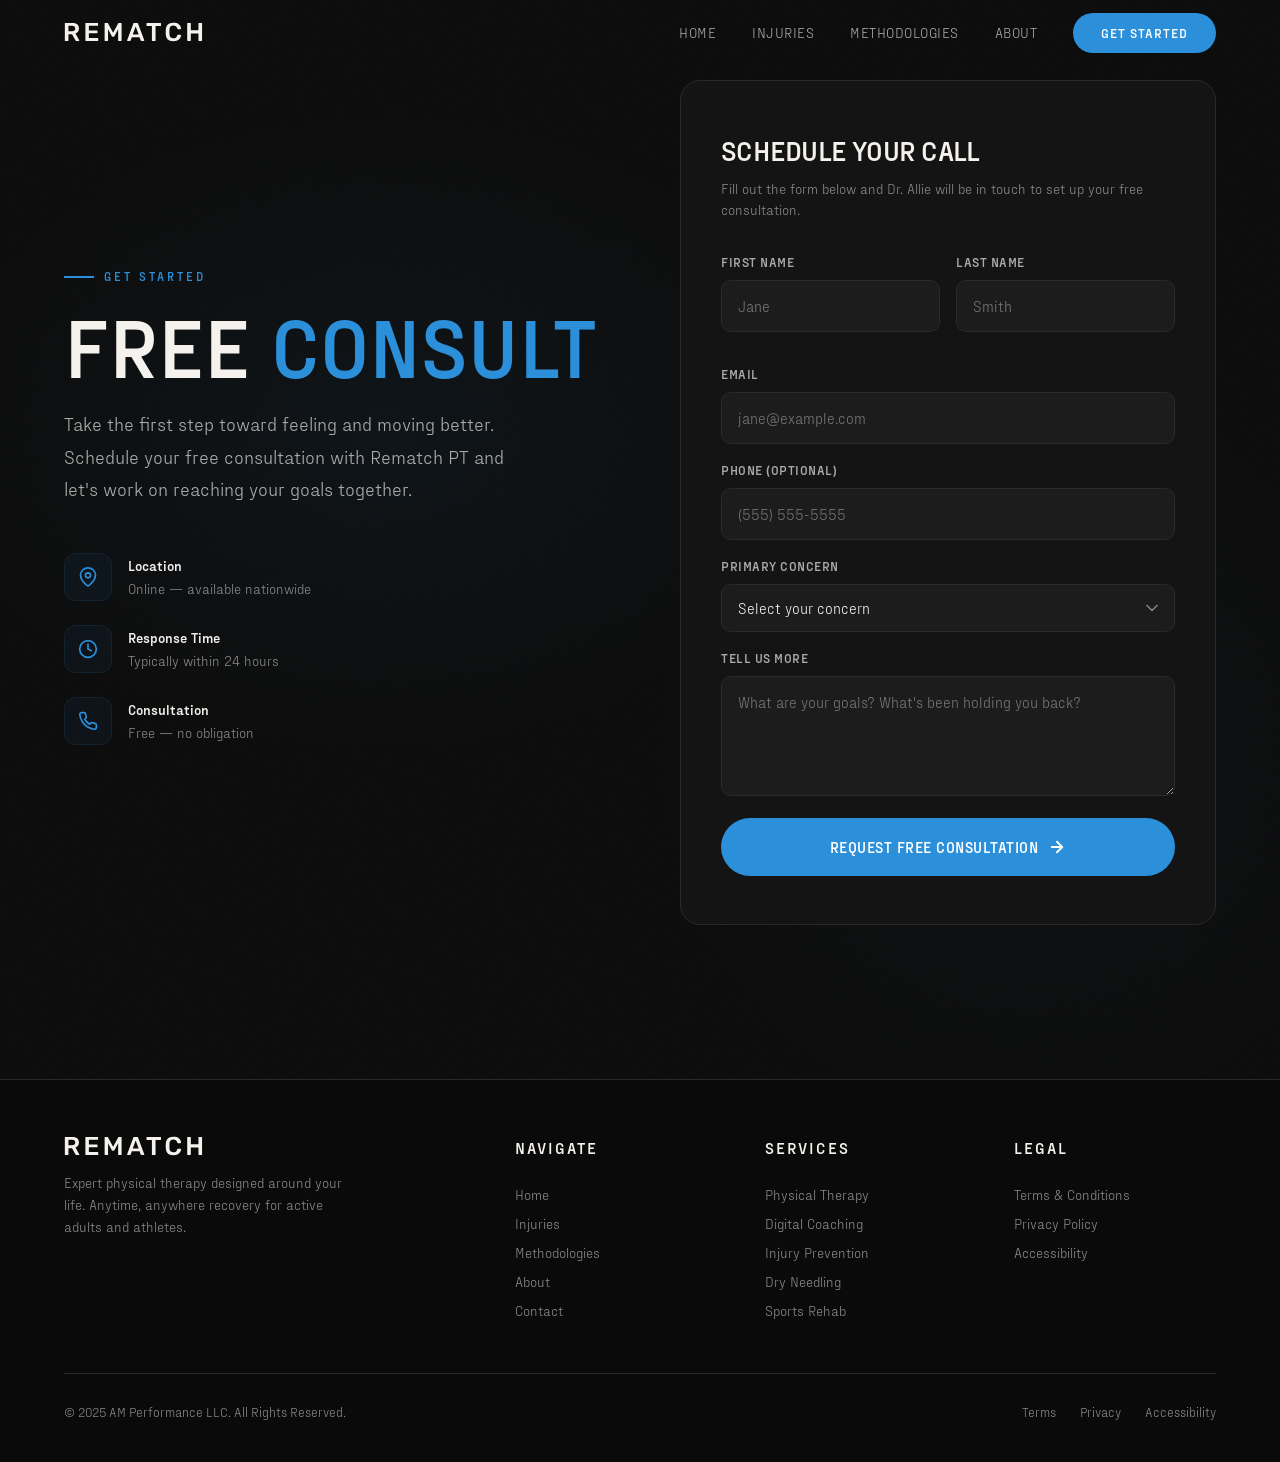
<file: contact.html>
<!DOCTYPE html>
<html lang="en">
<head>
<meta charset="UTF-8">
<meta name="viewport" content="width=device-width, initial-scale=1.0">
<title>Contact — Rematch Physical Therapy</title>
<link rel="icon" type="image/svg+xml" href="images/favicon.svg">
<link rel="stylesheet" href="styles.css">
</head>
<body>

<nav id="mainNav">
  <div class="container">
    <a href="index.html" class="logo"><img src="images/Rematch-logo-cream.svg" alt="Rematch PT" class="logo-img"></a>
    <ul class="nav-links" id="navLinks">
      <li><a href="index.html">Home</a></li>
      <li><a href="injuries.html">Injuries</a></li>
      <li><a href="methodologies.html">Methodologies</a></li>
      <li><a href="about.html">About</a></li>
      <li><a href="contact.html" class="nav-cta">Get Started</a></li>
    </ul>
    <button class="mobile-toggle" id="mobileToggle" aria-label="Toggle menu"><span></span><span></span><span></span></button>
  </div>
</nav>

<!-- ═══ CONTACT ═══ -->
<section class="contact-hero">
  <div class="contact-hero-bg"></div>
  <div class="noise-overlay"></div>
  <div class="container">
    <div class="contact-layout">
      <div class="contact-info">
        <div class="section-eyebrow">Get Started</div>
        <h1>FREE <em>CONSULT</em></h1>
        <p>Take the first step toward feeling and moving better. Schedule your free consultation with Rematch PT and let's work on reaching your goals together.</p>
        <div class="contact-details">
          <div class="contact-detail">
            <div class="contact-detail-icon">
              <svg viewBox="0 0 24 24" fill="none" stroke="currentColor" stroke-width="2" stroke-linecap="round" stroke-linejoin="round"><path d="M21 10c0 7-9 13-9 13s-9-6-9-13a9 9 0 0 1 18 0z"/><circle cx="12" cy="10" r="3"/></svg>
            </div>
            <div class="contact-detail-text">
              <h4>Location</h4>
              <p>Online — available nationwide</p>
            </div>
          </div>
          <div class="contact-detail">
            <div class="contact-detail-icon">
              <svg viewBox="0 0 24 24" fill="none" stroke="currentColor" stroke-width="2" stroke-linecap="round" stroke-linejoin="round"><circle cx="12" cy="12" r="10"/><path d="M12 6v6l4 2"/></svg>
            </div>
            <div class="contact-detail-text">
              <h4>Response Time</h4>
              <p>Typically within 24 hours</p>
            </div>
          </div>
          <div class="contact-detail">
            <div class="contact-detail-icon">
              <svg viewBox="0 0 24 24" fill="none" stroke="currentColor" stroke-width="2" stroke-linecap="round" stroke-linejoin="round"><path d="M22 16.92v3a2 2 0 0 1-2.18 2 19.79 19.79 0 0 1-8.63-3.07 19.5 19.5 0 0 1-6-6 19.79 19.79 0 0 1-3.07-8.67A2 2 0 0 1 4.11 2h3a2 2 0 0 1 2 1.72 12.84 12.84 0 0 0 .7 2.81 2 2 0 0 1-.45 2.11L8.09 9.91a16 16 0 0 0 6 6l1.27-1.27a2 2 0 0 1 2.11-.45 12.84 12.84 0 0 0 2.81.7A2 2 0 0 1 22 16.92z"/></svg>
            </div>
            <div class="contact-detail-text">
              <h4>Consultation</h4>
              <p>Free — no obligation</p>
            </div>
          </div>
        </div>
      </div>

      <div class="contact-form-wrap">
        <h2>SCHEDULE YOUR CALL</h2>
        <p>Fill out the form below and Dr. Allie will be in touch to set up your free consultation.</p>
        <div>
          <div class="form-row">
            <div class="form-group">
              <label for="firstName">First Name</label>
              <input type="text" id="firstName" placeholder="Jane">
            </div>
            <div class="form-group">
              <label for="lastName">Last Name</label>
              <input type="text" id="lastName" placeholder="Smith">
            </div>
          </div>
          <div class="form-group">
            <label for="email">Email</label>
            <input type="email" id="email" placeholder="jane@example.com">
          </div>
          <div class="form-group">
            <label for="phone">Phone (optional)</label>
            <input type="tel" id="phone" placeholder="(555) 555-5555">
          </div>
          <div class="form-group">
            <label for="concern">Primary Concern</label>
            <select id="concern">
              <option value="" disabled selected>Select your concern</option>
              <option>Hip pain</option>
              <option>Knee pain</option>
              <option>Ankle pain</option>
              <option>Shoulder pain</option>
              <option>Back pain</option>
              <option>Foot pain</option>
              <option>Sports performance</option>
              <option>Injury prevention</option>
              <option>Other</option>
            </select>
          </div>
          <div class="form-group">
            <label for="message">Tell us more</label>
            <textarea id="message" placeholder="What are your goals? What's been holding you back?"></textarea>
          </div>
          <button class="btn-primary btn-full">
            Request Free Consultation
            <svg width="18" height="18" viewBox="0 0 24 24" fill="none" stroke="currentColor" stroke-width="2.5" stroke-linecap="round" stroke-linejoin="round"><path d="M5 12h14M12 5l7 7-7 7"/></svg>
          </button>
        </div>
      </div>
    </div>
  </div>
</section>

<footer>
  <div class="container">
    <div class="footer-grid">
    <div class="footer-brand"><a href="index.html" class="logo"><img src="images/Rematch-logo-cream.svg" alt="Rematch PT" class="logo-img"></a><p>Expert physical therapy designed around your life. Anytime, anywhere recovery for active adults and athletes.</p></div>
    <div class="footer-col"><h5>NAVIGATE</h5><a href="index.html">Home</a><a href="injuries.html">Injuries</a><a href="methodologies.html">Methodologies</a><a href="about.html">About</a><a href="contact.html">Contact</a></div>
      <div class="footer-col"><h5>SERVICES</h5><a href="/injuries">Physical Therapy</a><a href="/injuries">Digital Coaching</a><a href="/injuries">Injury Prevention</a><a href="/injuries">Dry Needling</a><a href="/injuries">Sports Rehab</a></div>
      <div class="footer-col"><h5>LEGAL</h5><a href="/terms">Terms & Conditions</a><a href="/privacy">Privacy Policy</a><a href="/accessibility">Accessibility</a></div>
    </div>
    <div class="footer-bottom"><span>&copy; 2025 AM Performance LLC. All Rights Reserved.</span><div class="footer-legal"><a href="/terms">Terms</a><a href="/privacy">Privacy</a><a href="/accessibility">Accessibility</a></div></div>
  </div>
</footer>

<script>
const nav = document.getElementById('mainNav');
window.addEventListener('scroll', () => { nav.classList.toggle('scrolled', window.scrollY > 40); });
document.getElementById('mobileToggle').addEventListener('click', () => { document.getElementById('navLinks').classList.toggle('open'); });
</script>
</body>
</html>
</file>
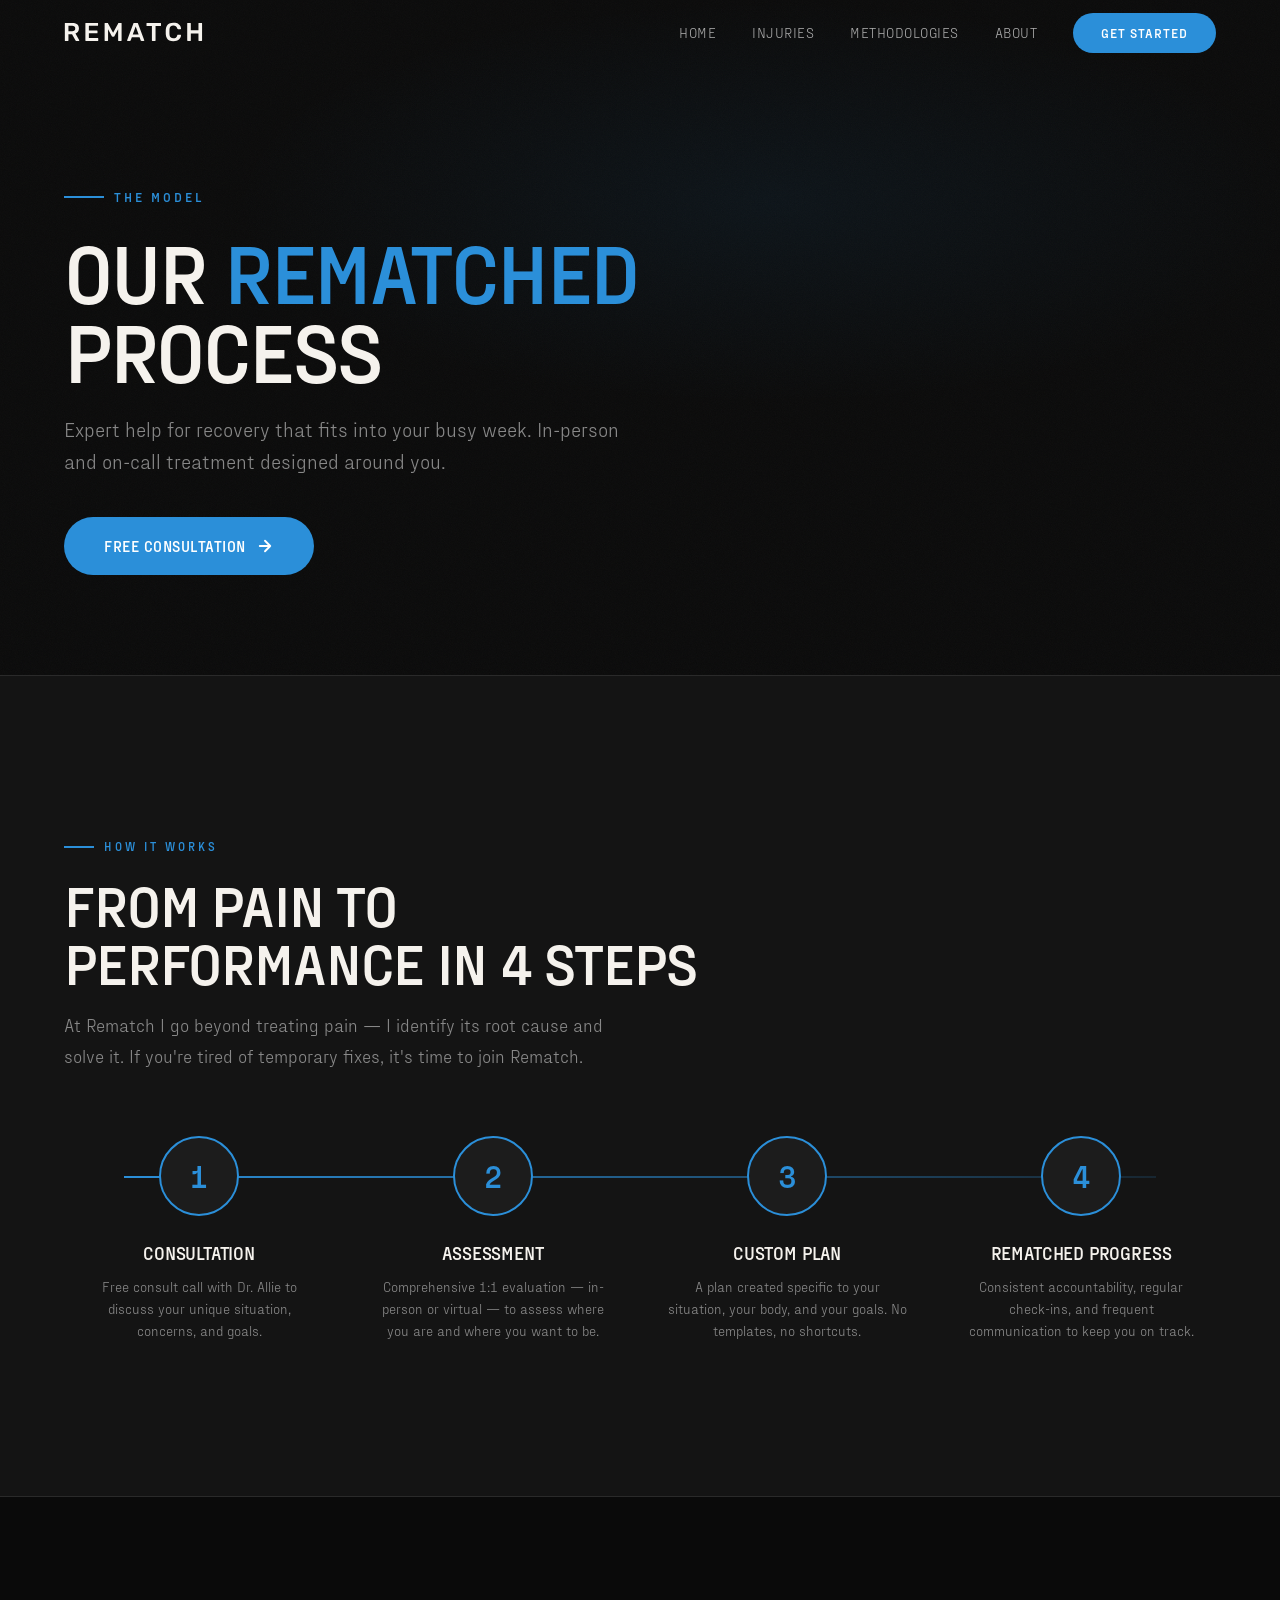
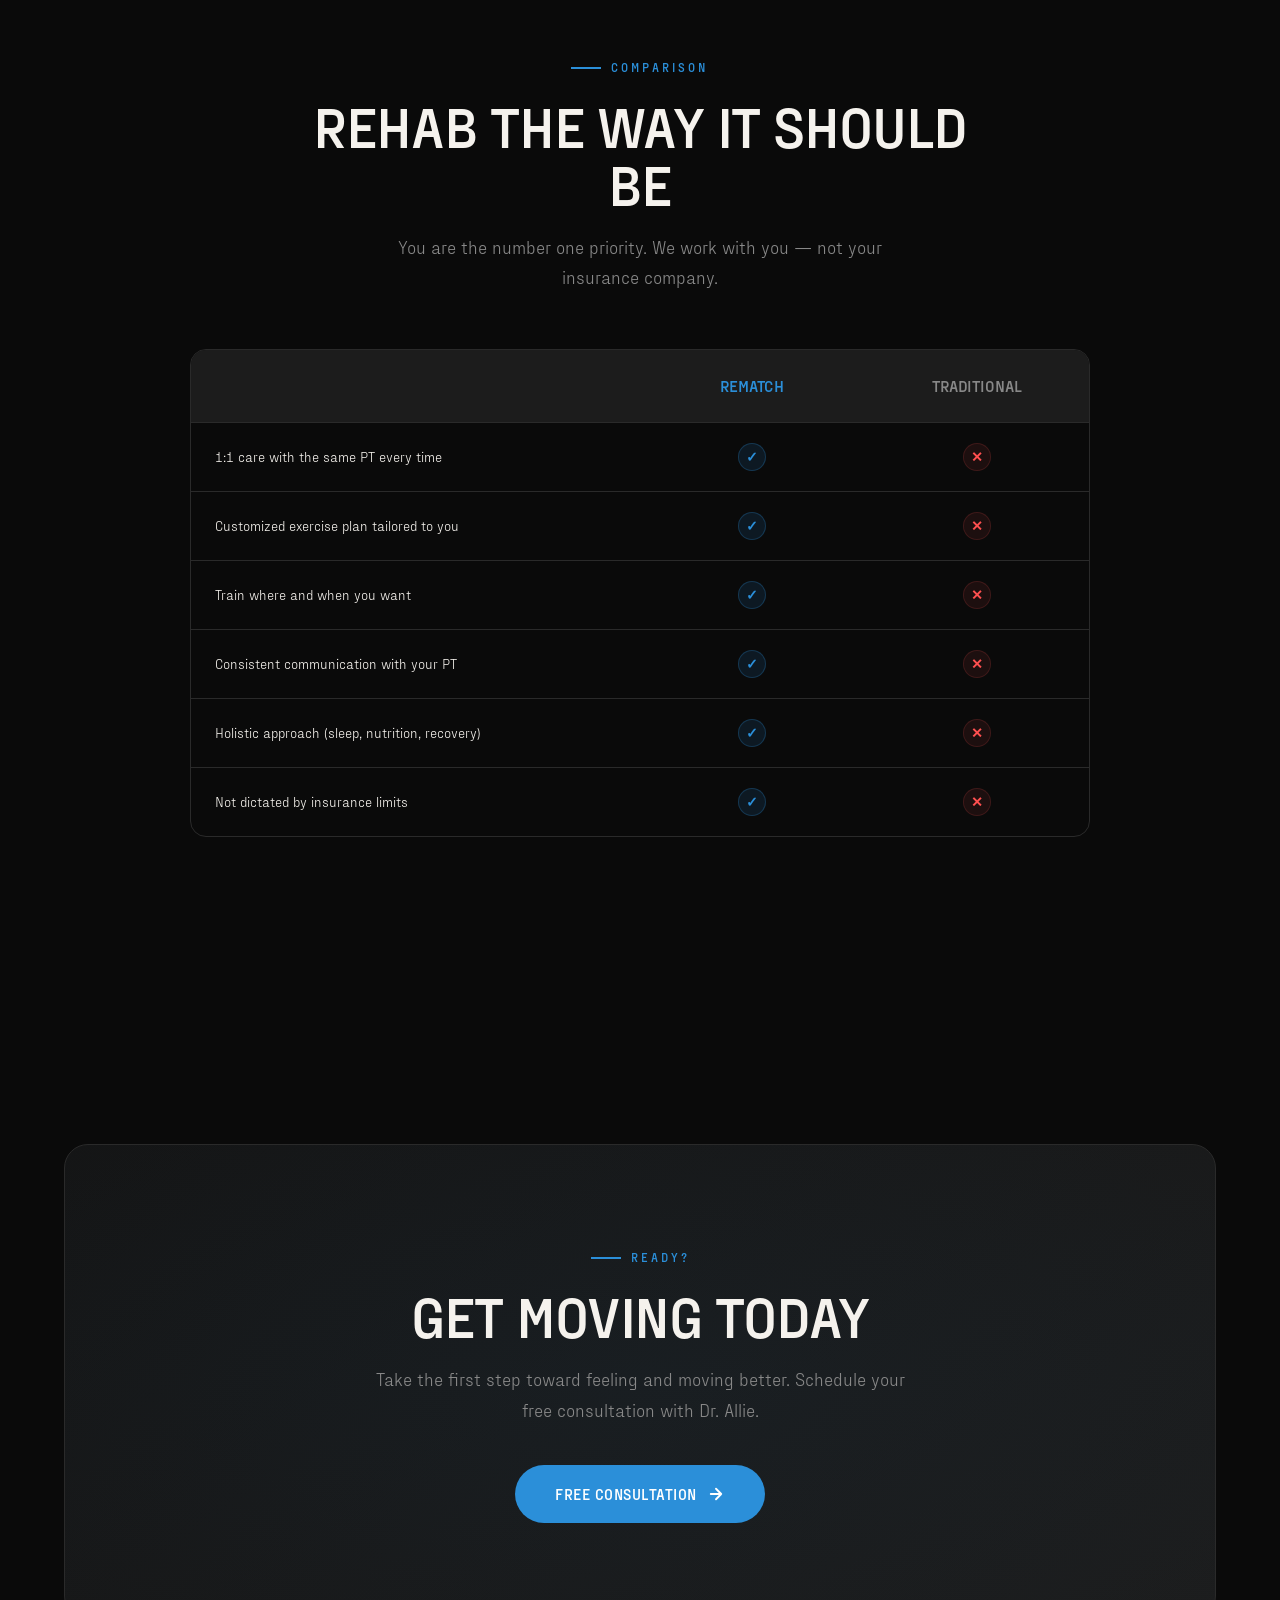
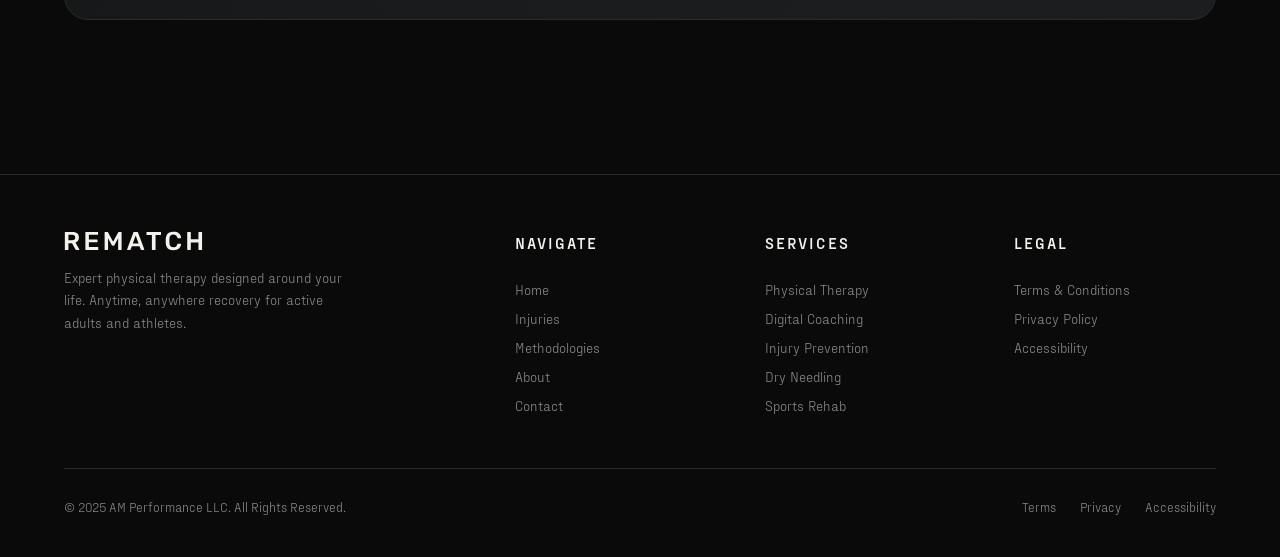
<file: methodologies.html>
<!DOCTYPE html>
<html lang="en">
<head>
<meta charset="UTF-8">
<meta name="viewport" content="width=device-width, initial-scale=1.0">
<title>Methodologies — Rematch Physical Therapy</title>
<link rel="icon" type="image/svg+xml" href="images/favicon.svg">
<link rel="stylesheet" href="styles.css">
</head>
<body>

<nav id="mainNav">
  <div class="container">
    <a href="index.html" class="logo"><img src="images/Rematch-logo-cream.svg" alt="Rematch PT" class="logo-img"></a>
    <ul class="nav-links" id="navLinks">
      <li><a href="index.html">Home</a></li>
      <li><a href="injuries.html">Injuries</a></li>
      <li><a href="methodologies.html">Methodologies</a></li>
      <li><a href="about.html">About</a></li>
      <li><a href="contact.html" class="nav-cta">Get Started</a></li>
    </ul>
    <button class="mobile-toggle" id="mobileToggle" aria-label="Toggle menu"><span></span><span></span><span></span></button>
  </div>
</nav>

<section class="page-hero">
  <div class="page-hero-bg"></div>
  <div class="noise-overlay"></div>
  <div class="container">
    <div class="page-hero-content">
      <div class="section-eyebrow">The Model</div>
      <h1>OUR <em>REMATCHED</em> PROCESS</h1>
      <p class="page-hero-sub">Expert help for recovery that fits into your busy week. In-person and on-call treatment designed around you.</p>
      <div class="page-hero-cta">
        <a href="contact.html" class="btn-primary">Free Consultation <svg viewBox="0 0 24 24" fill="none" stroke="currentColor" stroke-width="2.5" stroke-linecap="round" stroke-linejoin="round"><path d="M5 12h14M12 5l7 7-7 7"/></svg></a>
      </div>
    </div>
  </div>
</section>

<!-- ═══ PROCESS STEPS ═══ -->
<section class="process">
  <div class="container">
    <div class="process-header reveal">
      <div class="section-eyebrow">How It Works</div>
      <h2 class="section-title">FROM PAIN TO PERFORMANCE IN 4 STEPS</h2>
      <p class="section-subtitle">At Rematch I go beyond treating pain — I identify its root cause and solve it. If you're tired of temporary fixes, it's time to join Rematch.</p>
    </div>
    <div class="process-steps">
      <div class="step reveal">
        <div class="step-num">1</div>
        <h3>CONSULTATION</h3>
        <p>Free consult call with Dr. Allie to discuss your unique situation, concerns, and goals.</p>
      </div>
      <div class="step reveal">
        <div class="step-num">2</div>
        <h3>ASSESSMENT</h3>
        <p>Comprehensive 1:1 evaluation — in-person or virtual — to assess where you are and where you want to be.</p>
      </div>
      <div class="step reveal">
        <div class="step-num">3</div>
        <h3>CUSTOM PLAN</h3>
        <p>A plan created specific to your situation, your body, and your goals. No templates, no shortcuts.</p>
      </div>
      <div class="step reveal">
        <div class="step-num">4</div>
        <h3>REMATCHED PROGRESS</h3>
        <p>Consistent accountability, regular check-ins, and frequent communication to keep you on track.</p>
      </div>
    </div>
  </div>
</section>

<!-- ═══ COMPARISON TABLE ═══ -->
<section class="comparison">
  <div class="container">
    <div class="comparison-header section-header--center reveal">
      <div class="section-eyebrow">Comparison</div>
      <h2 class="section-title">REHAB THE WAY IT SHOULD BE</h2>
      <p class="section-subtitle">You are the number one priority. We work with you — not your insurance company.</p>
    </div>
    <div class="comparison-table reveal">
      <div class="comparison-header-row">
        <div></div>
        <div><span class="col-label rematch">REMATCH</span></div>
        <div><span class="col-label other">TRADITIONAL</span></div>
      </div>
      <div class="comparison-row">
        <div>1:1 care with the same PT every time</div>
        <div><span class="check yes">✓</span></div>
        <div><span class="check no">✕</span></div>
      </div>
      <div class="comparison-row">
        <div>Customized exercise plan tailored to you</div>
        <div><span class="check yes">✓</span></div>
        <div><span class="check no">✕</span></div>
      </div>
      <div class="comparison-row">
        <div>Train where and when you want</div>
        <div><span class="check yes">✓</span></div>
        <div><span class="check no">✕</span></div>
      </div>
      <div class="comparison-row">
        <div>Consistent communication with your PT</div>
        <div><span class="check yes">✓</span></div>
        <div><span class="check no">✕</span></div>
      </div>
      <div class="comparison-row">
        <div>Holistic approach (sleep, nutrition, recovery)</div>
        <div><span class="check yes">✓</span></div>
        <div><span class="check no">✕</span></div>
      </div>
      <div class="comparison-row">
        <div>Not dictated by insurance limits</div>
        <div><span class="check yes">✓</span></div>
        <div><span class="check no">✕</span></div>
      </div>
    </div>
  </div>
</section>

<section class="cta-section">
  <div class="container">
    <div class="cta-block reveal">
      <div class="section-eyebrow">Ready?</div>
      <h2 class="section-title">GET MOVING TODAY</h2>
      <p class="section-subtitle">Take the first step toward feeling and moving better. Schedule your free consultation with Dr. Allie.</p>
      <a href="contact.html" class="btn-primary">Free Consultation <svg viewBox="0 0 24 24" fill="none" stroke="currentColor" stroke-width="2.5" stroke-linecap="round" stroke-linejoin="round"><path d="M5 12h14M12 5l7 7-7 7"/></svg></a>
    </div>
  </div>
</section>

<footer>
  <div class="container">
    <div class="footer-grid">
    <div class="footer-brand"><a href="index.html" class="logo"><img src="images/Rematch-logo-cream.svg" alt="Rematch PT" class="logo-img"></a><p>Expert physical therapy designed around your life. Anytime, anywhere recovery for active adults and athletes.</p></div>
    <div class="footer-col"><h5>NAVIGATE</h5><a href="index.html">Home</a><a href="injuries.html">Injuries</a><a href="methodologies.html">Methodologies</a><a href="about.html">About</a><a href="contact.html">Contact</a></div>
      <div class="footer-col"><h5>SERVICES</h5><a href="injuries.html">Physical Therapy</a><a href="injuries.html">Digital Coaching</a><a href="injuries.html">Injury Prevention</a><a href="injuries.html">Dry Needling</a><a href="injuries.html">Sports Rehab</a></div>
      <div class="footer-col"><h5>LEGAL</h5><a href="/terms">Terms & Conditions</a><a href="/privacy">Privacy Policy</a><a href="/accessibility">Accessibility</a></div>
    </div>
    <div class="footer-bottom"><span>&copy; 2025 AM Performance LLC. All Rights Reserved.</span><div class="footer-legal"><a href="/terms">Terms</a><a href="/privacy">Privacy</a><a href="/accessibility">Accessibility</a></div></div>
  </div>
</footer>

<script>
const nav = document.getElementById('mainNav');
window.addEventListener('scroll', () => { nav.classList.toggle('scrolled', window.scrollY > 40); });
document.getElementById('mobileToggle').addEventListener('click', () => { document.getElementById('navLinks').classList.toggle('open'); });
const reveals = document.querySelectorAll('.reveal');
const observer = new IntersectionObserver((entries) => {
  entries.forEach((entry, i) => { if (entry.isIntersecting) { setTimeout(() => entry.target.classList.add('visible'), i * 80); observer.unobserve(entry.target); } });
}, { threshold: 0.1, rootMargin: '0px 0px -40px 0px' });
reveals.forEach(el => observer.observe(el));
</script>
</body>
</html>
</file>
<file: styles.css>
/* ═══════════════════════════════════════════════════════════════
   0. FONTS (@font-face)
   ═══════════════════════════════════════════════════════════════ */
@font-face {
  font-family: 'Fraktion Sans';
  src: url('fonts/Sans/PPFraktionSans-Light.otf') format('opentype');
  font-weight: 300;
  font-style: normal;
  font-display: swap;
}
@font-face {
  font-family: 'Fraktion Sans';
  src: url('fonts/Sans/PPFraktionSans-LightItalic.otf') format('opentype');
  font-weight: 300;
  font-style: italic;
  font-display: swap;
}
@font-face {
  font-family: 'Fraktion Sans';
  src: url('fonts/Sans/PPFraktionSans-Bold.otf') format('opentype');
  font-weight: 700;
  font-style: normal;
  font-display: swap;
}
@font-face {
  font-family: 'Fraktion Sans';
  src: url('fonts/Sans/PPFraktionSans-BoldItalic.otf') format('opentype');
  font-weight: 700;
  font-style: italic;
  font-display: swap;
}


/* ═══════════════════════════════════════════════════════════════
   REMATCH PT — styles.css
   ═══════════════════════════════════════════════════════════════ */


/* ═══════════════════════════════════════════════════════════════
   1. CSS VARIABLES
   ═══════════════════════════════════════════════════════════════ */
:root {
  /* ── Core palette ── */
  --black:  #0a0a0a;
  --cream:  #f5f2ed;
  --accent: #2b8fd9;

  /* ── Accent alpha scale (for backgrounds, borders, glows) ── */
  --accent-bg:           rgba(43, 143, 217, 0.06);
  --accent-bg-strong:    rgba(43, 143, 217, 0.10);
  --accent-border:       rgba(43, 143, 217, 0.12);
  --accent-border-hover: rgba(43, 143, 217, 0.20);
  --accent-glow:         rgba(43, 143, 217, 0.25);
  --accent-shadow:       rgba(43, 143, 217, 0.30);

  /* ── Error / negative state ──
     ⚠ FLAG: previously hardcoded as #ff5050 in 6 places; now centralised */
  --error:        #ff5050;
  --error-bg:     rgba(255, 80, 80, 0.08);
  --error-border: rgba(255, 80, 80, 0.15);

  /* ── Neutral grays ── */
  --gray-900: #141414;
  --gray-800: #1c1c1c;
  --gray-700: #2a2a2a;
  --gray-400: #888;
  --gray-300: #aaa;

  /* ── Nav glass effect ── */
  --black-glass: rgba(10, 10, 10, 0.85);

  /* ── Typography ── */
  --font-display: 'Fraktion Sans', sans-serif;
  --font-body:    'Fraktion Sans', sans-serif;

  /* ── Spacing scale ── */
  --space-xs:  4px;
  --space-sm:  8px;
  --space-md:  16px;
  --space-lg:  24px;
  --space-xl:  40px;
  --space-2xl: 56px;
  --space-3xl: 80px;

  /* ── Border radius scale ── */
  --radius-sm:   10px;
  --radius-md:   14px;
  --radius-lg:   16px;
  --radius-xl:   24px;
  --radius-full: 100px;

  /* ── Removed / flagged ──────────────────────────────────────
     --white: #f5f2ed   ⚠ duplicate of --cream, removed
     --accent-dim: #005ea8  ⚠ declared but never referenced, removed
     ─────────────────────────────────────────────────────────── */
}


/* ═══════════════════════════════════════════════════════════════
   2. RESET & BASE
   ═══════════════════════════════════════════════════════════════ */
* { margin: 0; padding: 0; box-sizing: border-box; }

html {
  scroll-behavior: smooth;
  -webkit-font-smoothing: antialiased;
}

body {
  background: var(--black);
  color: var(--cream);
  font-family: var(--font-body);
  font-weight: 300;
  overflow-x: hidden;
}


/* ═══════════════════════════════════════════════════════════════
   3. LAYOUT UTILITIES
   ═══════════════════════════════════════════════════════════════ */
.container {
  max-width: 1280px;
  margin: 0 auto;
  padding: 0 clamp(20px, 5vw, 64px);
}

/* Reusable noise / film-grain overlay — applied as an empty child div */
.noise-overlay {
  position: absolute;
  inset: 0;
  opacity: 0.035;
  background-image: url("data:image/svg+xml,%3Csvg viewBox='0 0 256 256' xmlns='http://www.w3.org/2000/svg'%3E%3Cfilter id='n'%3E%3CfeTurbulence type='fractalNoise' baseFrequency='0.9' numOctaves='4' stitchTiles='stitch'/%3E%3C/filter%3E%3Crect width='100%25' height='100%25' filter='url(%23n)'/%3E%3C/svg%3E");
  background-size: 200px;
  pointer-events: none;
}


/* ═══════════════════════════════════════════════════════════════
   4. NAVIGATION
   ═══════════════════════════════════════════════════════════════ */
nav {
  position: fixed;
  top: 0; left: 0; right: 0;
  z-index: 100;
  padding: 20px 0;
  transition: background 0.4s, backdrop-filter 0.4s;
}

nav.scrolled {
  background: var(--black-glass);
  backdrop-filter: blur(20px);
  -webkit-backdrop-filter: blur(20px);
}

nav .container {
  display: flex;
  align-items: center;
  justify-content: space-between;
}

.logo {
  text-decoration: none;
  display: flex;
  align-items: center;
}

.logo-img {
  height: 20px;
  width: auto;
  display: block;
}

.nav-links {
  display: flex;
  align-items: center;
  gap: 36px;
  list-style: none;
}

.nav-links a {
  font-family: var(--font-body);
  font-size: 14px;
  font-weight: 500;
  letter-spacing: 0.5px;
  text-decoration: none;
  color: var(--gray-300);
  transition: color 0.3s;
  text-transform: uppercase;
}

.nav-links a:hover { color: var(--cream); }

/* ⚠ FLAG: !important overrides below exist because .nav-cta is also an .nav-links a.
   Consider using a dedicated element (e.g. <li class="nav-cta-item">) instead. */
.nav-cta {
  background: var(--accent) !important;
  color: #fff !important;
  padding: 12px 28px;
  border-radius: var(--radius-full);
  font-weight: 700 !important;
  font-size: 13px !important;
  letter-spacing: 1px !important;
  transition: transform 0.3s, box-shadow 0.3s !important;
}

.nav-cta:hover {
  transform: translateY(-2px);
  box-shadow: 0 8px 30px var(--accent-glow);
}

.mobile-toggle {
  display: none;
  background: none;
  border: none;
  cursor: pointer;
  flex-direction: column;
  gap: 6px;
  padding: 4px;
}

.mobile-toggle span {
  display: block;
  width: 28px;
  height: 2px;
  background: var(--cream);
  transition: transform 0.3s, opacity 0.3s;
}


/* ═══════════════════════════════════════════════════════════════
   5. TYPOGRAPHY & SECTION UTILITIES
   ═══════════════════════════════════════════════════════════════ */
section {
  padding: clamp(100px, 12vw, 160px) 0;
}

.section-eyebrow {
  display: inline-flex;
  align-items: center;
  gap: 10px;
  font-size: 12px;
  font-weight: 600;
  letter-spacing: 3px;
  text-transform: uppercase;
  color: var(--accent);
  margin-bottom: 20px;
}

.section-eyebrow::before {
  content: '';
  width: 30px;
  height: 2px;
  background: var(--accent);
}

.section-title {
  font-family: var(--font-display);
  font-weight: 700;
  font-size: clamp(32px, 4.5vw, 60px);
  line-height: 1.0;
  letter-spacing: -0.02em;
  max-width: 700px;
}

.section-subtitle {
  font-size: clamp(16px, 1.5vw, 18px);
  line-height: 1.7;
  color: var(--gray-400);
  max-width: 560px;
  margin-top: 20px;
  font-weight: 300;
}

/* Centered section header modifier — replaces scattered inline style="justify-content:center;"
   and duplicated .X-header .section-eyebrow { justify-content: center } rules */
.section-header--center { text-align: center; }
.section-header--center .section-eyebrow  { justify-content: center; }
.section-header--center .section-title    { margin-left: auto; margin-right: auto; }
.section-header--center .section-subtitle { margin-left: auto; margin-right: auto; text-align: center; }


/* ═══════════════════════════════════════════════════════════════
   6. BUTTONS
   ═══════════════════════════════════════════════════════════════ */
.btn-primary {
  display: inline-flex;
  align-items: center;
  gap: 10px;
  background: var(--accent);
  color: #fff;
  padding: 18px 40px;
  border-radius: var(--radius-full);
  font-family: var(--font-body);
  font-size: 15px;
  font-weight: 700;
  letter-spacing: 0.5px;
  text-decoration: none;
  text-transform: uppercase;
  border: none;
  cursor: pointer;
  transition: transform 0.3s, box-shadow 0.3s;
}

.btn-primary:hover {
  transform: translateY(-3px);
  box-shadow: 0 12px 40px var(--accent-shadow);
}

.btn-primary svg {
  width: 18px;
  height: 18px;
  transition: transform 0.3s;
}

.btn-primary:hover svg { transform: translateX(4px); }

/* Full-width button variant (used on contact form) */
.btn-full {
  width: 100%;
  justify-content: center;
}

.btn-ghost {
  display: inline-flex;
  align-items: center;
  gap: 8px;
  color: var(--cream);
  text-decoration: none;
  font-size: 14px;
  font-weight: 500;
  letter-spacing: 0.5px;
  text-transform: uppercase;
  padding: 18px 0;
  transition: color 0.3s;
}

.btn-ghost:hover { color: var(--accent); }


/* ═══════════════════════════════════════════════════════════════
   7. ICON BOX UTILITY
   ⚠ FLAG: previously defined separately as .about-value-icon,
   .feature-icon, .body-card-icon, .bio-card-icon, .contact-detail-icon
   — all share the same visual pattern (flex center, accent bg/border).
   Sizes differ slightly (40px, 48px, 52px) so each class keeps its
   own size; the shared visual rules live here.
   ═══════════════════════════════════════════════════════════════ */
.about-value-icon,
.feature-icon,
.body-card-icon,
.bio-card-icon,
.contact-detail-icon {
  flex-shrink: 0;
  background: var(--accent-bg);
  border: 1px solid var(--accent-border);
  display: flex;
  align-items: center;
  justify-content: center;
}

.about-value-icon svg,
.feature-icon svg,
.body-card-icon svg,
.bio-card-icon svg,
.contact-detail-icon svg {
  stroke: var(--accent);
}

/* Individual sizes */
.about-value-icon {
  width: 40px; height: 40px;
  border-radius: var(--radius-sm);
}
.about-value-icon svg { width: 20px; height: 20px; }

.feature-icon {
  width: 52px; height: 52px;
  border-radius: 14px;
  margin-bottom: var(--space-lg);
}
.feature-icon svg { width: 24px; height: 24px; }

.body-card-icon,
.bio-card-icon,
.contact-detail-icon {
  width: 48px; height: 48px;
  border-radius: 12px;
}
.body-card-icon svg,
.bio-card-icon svg  { width: 22px; height: 22px; }
.contact-detail-icon svg { width: 20px; height: 20px; }

.body-card-icon  { margin-bottom: 20px; }
.bio-card-icon   { margin-bottom: 20px; }


/* ═══════════════════════════════════════════════════════════════
   8. PAGE: INDEX — HERO
   ═══════════════════════════════════════════════════════════════ */
.hero {
  min-height: 100vh;
  display: flex;
  align-items: center;
  position: relative;
  overflow: hidden;
  padding-top: 80px;
}

.hero-bg {
  position: absolute;
  inset: 0;
  background:
    radial-gradient(ellipse 80% 60% at 70% 40%, rgba(43,143,217,0.06) 0%, transparent 60%),
    radial-gradient(ellipse 50% 80% at 20% 80%, rgba(43,143,217,0.03) 0%, transparent 60%);
  z-index: 0;
}

.hero-content {
  position: relative;
  z-index: 1;
  width: 100%;
}

.hero-eyebrow {
  display: inline-flex;
  align-items: center;
  gap: 10px;
  font-size: 13px;
  font-weight: 600;
  letter-spacing: 3px;
  text-transform: uppercase;
  color: var(--accent);
  margin-bottom: 28px;
  opacity: 0;
  animation: fadeUp 0.8s 0.2s forwards;
}

.hero-eyebrow::before {
  content: '';
  width: 40px;
  height: 2px;
  background: var(--accent);
}

.hero h1 {
  font-family: var(--font-display);
  font-weight: 700;
  font-size: clamp(48px, 7.5vw, 104px);
  line-height: 0.95;
  letter-spacing: -0.03em;
  color: var(--cream);
  max-width: 900px;
  opacity: 0;
  animation: fadeUp 0.8s 0.4s forwards;
}

.hero h1 em {
  font-style: normal;
  color: var(--accent);
}

.hero h1 .hero-italic {
  font-family: 'Fraktion Sans', sans-serif;
  font-style: italic;
  font-weight: 300;
  letter-spacing: 0.08em;
  color: var(--cream);
}

.hero-sub {
  font-size: clamp(16px, 2vw, 20px);
  line-height: 1.6;
  color: var(--gray-400);
  max-width: 520px;
  margin-top: 32px;
  font-weight: 300;
  opacity: 0;
  animation: fadeUp 0.8s 0.6s forwards;
}

.hero-actions {
  display: flex;
  align-items: center;
  gap: var(--space-lg);
  margin-top: 48px;
  opacity: 0;
  animation: fadeUp 0.8s 0.8s forwards;
}

.hero-stats {
  display: flex;
  gap: var(--space-2xl);
  margin-top: var(--space-3xl);
  padding-top: var(--space-xl);
  border-top: 1px solid var(--gray-700);
  opacity: 0;
  animation: fadeUp 0.8s 1s forwards;
}

/* ⚠ FLAG: index uses .stat-num / .stat-label; about uses .stat-number / .stat-text.
   Both are renamed to .stat-number / .stat-label below for consistency.
   Update the HTML class names accordingly. */
.stat-number {
  font-family: var(--font-display);
  font-weight: 700;
  font-size: 48px;
  color: var(--accent);
  line-height: 1;
}

.stat-label {
  font-size: 13px;
  color: var(--gray-400);
  margin-top: 6px;
  text-transform: uppercase;
  letter-spacing: 1px;
}


/* ═══════════════════════════════════════════════════════════════
   9. PAGE: INDEX — ABOUT STRIP
   ═══════════════════════════════════════════════════════════════ */
.about-strip {
  background: var(--gray-900);
  border-top: 1px solid var(--gray-700);
  border-bottom: 1px solid var(--gray-700);
}

.about-strip .container {
  display: grid;
  grid-template-columns: 1fr 1fr;
  gap: var(--space-3xl);
  align-items: center;
}

.about-img-wrap {
  position: relative;
  aspect-ratio: 3/4;
  border-radius: var(--radius-lg);
  overflow: hidden;
  background: var(--gray-800);
}

.about-img-wrap img {
  width: 100%;
  height: 100%;
  object-fit: cover;
  filter: grayscale(30%);
  transition: filter 0.5s;
}

.about-img-wrap:hover img { filter: grayscale(0%); }

.about-img-accent {
  position: absolute;
  bottom: -6px;
  left: -6px;
  width: 100px;
  height: 100px;
  border: 3px solid var(--accent);
  border-radius: 0 var(--radius-lg) 0 var(--radius-lg);
  z-index: 2;
}

.about-content .section-subtitle { margin-top: var(--space-lg); }

.about-values {
  display: flex;
  flex-direction: column;
  gap: 20px;
  margin-top: var(--space-xl);
}

.about-value {
  display: flex;
  align-items: flex-start;
  gap: var(--space-md);
}

.about-value h4 {
  font-size: 15px;
  font-weight: 600;
  margin-bottom: var(--space-xs);
}

.about-value p {
  font-size: 14px;
  color: var(--gray-400);
  line-height: 1.5;
}


/* ═══════════════════════════════════════════════════════════════
   10. PAGE: INDEX — FEATURES
   ═══════════════════════════════════════════════════════════════ */
.features { background: var(--black); }

.features-header { margin-bottom: 72px; }

.features-grid {
  display: grid;
  grid-template-columns: repeat(4, 1fr);
  gap: var(--space-lg);
}

.feature-card {
  background: var(--gray-900);
  border: 1px solid var(--gray-700);
  border-radius: var(--radius-lg);
  padding: 36px 28px;
  transition: border-color 0.4s, transform 0.4s;
  position: relative;
  overflow: hidden;
}

.feature-card::before {
  content: '';
  position: absolute;
  top: 0; left: 0; right: 0;
  height: 3px;
  background: var(--accent);
  transform: scaleX(0);
  transform-origin: left;
  transition: transform 0.4s;
}

.feature-card:hover {
  border-color: var(--accent-border-hover);
  transform: translateY(-4px);
}

.feature-card:hover::before { transform: scaleX(1); }

.feature-card h3 {
  font-family: var(--font-display);
  font-weight: 700;
  font-size: 20px;
  letter-spacing: -0.01em;
  margin-bottom: 12px;
}

.feature-card p {
  font-size: 14px;
  line-height: 1.65;
  color: var(--gray-400);
}


/* ═══════════════════════════════════════════════════════════════
   11. PAGE: INDEX — TESTIMONIALS
   ═══════════════════════════════════════════════════════════════ */
.testimonials {
  background: var(--gray-900);
  border-top: 1px solid var(--gray-700);
  border-bottom: 1px solid var(--gray-700);
  overflow: hidden;
}

.testimonials-header { margin-bottom: 64px; }

.testimonial-track {
  display: flex;
  gap: 28px;
  animation: scrollCards 30s linear infinite;
}

.testimonial-card {
  flex-shrink: 0;
  width: 420px;
  background: var(--gray-800);
  border: 1px solid var(--gray-700);
  border-radius: var(--radius-lg);
  padding: 36px;
  position: relative;
}

.testimonial-card::before {
  content: '"';
  font-family: var(--font-display);
  font-weight: 700;
  font-size: 80px;
  color: var(--accent);
  opacity: 0.15;
  position: absolute;
  top: 12px;
  left: var(--space-lg);
  line-height: 1;
}

.testimonial-quote {
  font-size: 15px;
  line-height: 1.7;
  color: var(--gray-300);
  font-style: italic;
  margin-bottom: 28px;
  position: relative;
  z-index: 1;
}

.testimonial-author {
  display: flex;
  align-items: center;
  gap: 14px;
  border-top: 1px solid var(--gray-700);
  padding-top: 20px;
}

.testimonial-avatar {
  width: 44px;
  height: 44px;
  border-radius: 50%;
  background: var(--gray-700);
  display: flex;
  align-items: center;
  justify-content: center;
  font-family: var(--font-display);
  font-weight: 700;
  font-size: 18px;
  color: var(--accent);
}

.testimonial-name {
  font-weight: 600;
  font-size: 15px;
}

.testimonial-role {
  font-size: 12px;
  color: var(--gray-400);
  text-transform: uppercase;
  letter-spacing: 1px;
  margin-top: 2px;
}

@keyframes scrollCards {
  0%   { transform: translateX(0); }
  100% { transform: translateX(calc(-448px * 5)); }
}


/* ═══════════════════════════════════════════════════════════════
   12. PAGE: INDEX — SYSTEM (PROBLEMS VS SOLUTIONS)
   ═══════════════════════════════════════════════════════════════ */
.system {
  position: relative;
  overflow: hidden;
}

.system-bg {
  position: absolute;
  inset: 0;
  background: radial-gradient(ellipse 60% 60% at 80% 50%, rgba(43,143,217,0.04), transparent);
}

.system .container {
  position: relative;
  z-index: 1;
}

.system-grid {
  display: grid;
  grid-template-columns: 1fr 1fr;
  gap: var(--space-3xl);
  margin-top: var(--space-2xl);
  align-items: start;
}

.system-col-label {
  font-family: var(--font-display);
  font-weight: 700;
  font-size: 13px;
  letter-spacing: 0.12em;
  text-transform: uppercase;
  margin-bottom: var(--space-sm);
  display: flex;
  align-items: center;
  gap: 10px;
}

.system-col-label.bad  { color: var(--error); }
.system-col-label.good { color: var(--accent); }

.system-problems,
.system-solution {
  display: flex;
  flex-direction: column;
  gap: 20px;
}

.problem-card,
.solution-card {
  border-radius: var(--radius-md);
  padding: 24px 28px;
  display: flex;
  align-items: flex-start;
  gap: var(--space-md);
}

.problem-card {
  background: var(--gray-900);
  border: 1px solid var(--error-border);
}

.solution-card {
  background: var(--accent-bg);
  border: 1px solid var(--accent-border);
}

.problem-icon,
.solution-icon {
  flex-shrink: 0;
  width: 36px;
  height: 36px;
  border-radius: var(--radius-sm);
  display: flex;
  align-items: center;
  justify-content: center;
  font-weight: 700;
  font-size: 16px;
}

.problem-icon {
  background: var(--error-bg);
  color: var(--error);
}

.solution-icon {
  background: var(--accent-bg-strong);
  color: var(--accent);
}

.problem-card h4,
.solution-card h4 {
  font-size: 15px;
  font-weight: 600;
  margin-bottom: var(--space-xs);
}

.problem-card p,
.solution-card p {
  font-size: 14px;
  color: var(--gray-400);
  line-height: 1.5;
}


/* ═══════════════════════════════════════════════════════════════
   13. SHARED: PAGE HERO (injuries.html + methodologies.html)
   ═══════════════════════════════════════════════════════════════ */
.page-hero {
  padding: 180px 0 100px;
  position: relative;
  overflow: hidden;
}

.page-hero-bg {
  position: absolute;
  inset: 0;
  background: radial-gradient(ellipse 70% 50% at 60% 30%, rgba(43,143,217,0.07) 0%, transparent 60%);
}

.page-hero-content {
  position: relative;
  z-index: 1;
  max-width: 720px;
}

.page-hero .section-eyebrow {
  font-size: 13px;
  margin-bottom: var(--space-lg);
  opacity: 0;
  animation: fadeUp 0.8s 0.2s forwards;
}

.page-hero .section-eyebrow::before { width: 40px; }

.page-hero h1 {
  font-family: var(--font-display);
  font-weight: 700;
  font-size: clamp(44px, 6.5vw, 88px);
  line-height: 0.95;
  letter-spacing: -0.03em;
  opacity: 0;
  animation: fadeUp 0.8s 0.4s forwards;
}

.page-hero h1 em { font-style: normal; color: var(--accent); }

.page-hero-sub {
  font-size: clamp(16px, 2vw, 20px);
  line-height: 1.6;
  color: var(--gray-400);
  max-width: 560px;
  margin-top: var(--space-lg);
  font-weight: 300;
  opacity: 0;
  animation: fadeUp 0.8s 0.6s forwards;
}

.page-hero-cta {
  margin-top: var(--space-xl);
  opacity: 0;
  animation: fadeUp 0.8s 0.8s forwards;
}


/* ═══════════════════════════════════════════════════════════════
   14. PAGE: INJURIES — BODY AREAS
   ═══════════════════════════════════════════════════════════════ */
.body-areas {
  background: var(--gray-900);
  border-top: 1px solid var(--gray-700);
  border-bottom: 1px solid var(--gray-700);
}

.body-areas-header { margin-bottom: var(--space-2xl); }

.body-grid {
  display: grid;
  grid-template-columns: repeat(3, 1fr);
  gap: 20px;
}

.body-card {
  background: var(--gray-800);
  border: 1px solid var(--gray-700);
  border-radius: var(--radius-md);
  padding: 32px 28px;
  transition: border-color 0.4s, transform 0.4s;
  position: relative;
  overflow: hidden;
}

.body-card::after {
  content: '';
  position: absolute;
  bottom: 0; left: 0; right: 0;
  height: 3px;
  background: var(--accent);
  transform: scaleX(0);
  transform-origin: left;
  transition: transform 0.4s;
}

.body-card:hover {
  border-color: var(--accent-border-hover);
  transform: translateY(-3px);
}

.body-card:hover::after { transform: scaleX(1); }

.body-card h3 {
  font-family: var(--font-display);
  font-weight: 700;
  font-size: 20px;
  letter-spacing: -0.01em;
  margin-bottom: var(--space-sm);
}

.body-card p { font-size: 14px; line-height: 1.6; color: var(--gray-400); }


/* ═══════════════════════════════════════════════════════════════
   15. PAGE: INJURIES — SERVICES
   ═══════════════════════════════════════════════════════════════ */
.services-header { margin-bottom: 64px; }

.services-grid {
  display: grid;
  grid-template-columns: repeat(2, 1fr);
  gap: var(--space-lg);
}

.service-card {
  background: var(--gray-900);
  border: 1px solid var(--gray-700);
  border-radius: var(--radius-lg);
  overflow: hidden;
  transition: border-color 0.4s, transform 0.4s;
}

.service-card:hover {
  border-color: var(--accent-border-hover);
  transform: translateY(-4px);
}

/* Full-width centered card (Sports Rehab) */
.service-card--featured {
  grid-column: 1 / -1;
  max-width: 50%;
  margin: 0 auto;
}

.service-img {
  width: 100%;
  height: 220px;
  object-fit: cover;
  filter: grayscale(20%);
  transition: filter 0.5s;
}

.service-card:hover .service-img { filter: grayscale(0%); }

.service-body { padding: 28px; }

.service-label {
  font-size: 12px;
  font-weight: 600;
  letter-spacing: 2px;
  text-transform: uppercase;
  color: var(--accent);
  margin-bottom: 10px;
}

.service-body h3 {
  font-family: var(--font-display);
  font-weight: 700;
  font-size: 22px;
  letter-spacing: -0.01em;
  margin-bottom: 10px;
}

.service-body p { font-size: 14px; line-height: 1.65; color: var(--gray-400); }


/* ═══════════════════════════════════════════════════════════════
   16. PAGE: ABOUT — HERO
   ═══════════════════════════════════════════════════════════════ */
.about-hero {
  padding: 160px 0 0;
  position: relative;
  overflow: hidden;
}

.about-hero-bg {
  position: absolute;
  inset: 0;
  background: radial-gradient(ellipse 60% 50% at 30% 40%, rgba(43,143,217,0.06) 0%, transparent 60%);
}

.about-hero .container {
  position: relative;
  z-index: 1;
  display: grid;
  grid-template-columns: 1fr 1fr;
  gap: var(--space-3xl);
  align-items: center;
}

.about-hero-content { padding: 60px 0; }

.about-hero-content .section-eyebrow {
  opacity: 0;
  animation: fadeUp 0.8s 0.2s forwards;
}

.about-hero-content h1 {
  font-family: var(--font-display);
  font-weight: 700;
  font-size: clamp(44px, 6.5vw, 88px);
  line-height: 0.95;
  opacity: 0;
  animation: fadeUp 0.8s 0.4s forwards;
}

.about-hero-content h1 em { font-style: normal; color: var(--accent); }

.about-hero-content .intro-text {
  font-size: clamp(16px, 1.8vw, 19px);
  line-height: 1.7;
  color: var(--gray-300);
  margin-top: 28px;
  font-weight: 300;
  opacity: 0;
  animation: fadeUp 0.8s 0.6s forwards;
}

.about-hero-img {
  position: relative;
  opacity: 0;
  animation: fadeUp 0.8s 0.5s forwards;
}

.about-hero-img img {
  width: 100%;
  aspect-ratio: 3/4;
  object-fit: cover;
  border-radius: var(--radius-lg);
  filter: grayscale(20%);
}

.about-hero-img-accent {
  position: absolute;
  bottom: -8px;
  left: -8px;
  width: 120px;
  height: 120px;
  border: 3px solid var(--accent);
  border-radius: 0 var(--radius-lg) 0 var(--radius-lg);
}


/* ═══════════════════════════════════════════════════════════════
   17. PAGE: ABOUT — STATS BAR
   ═══════════════════════════════════════════════════════════════ */
.stats-bar {
  background: var(--gray-900);
  border-top: 1px solid var(--gray-700);
  border-bottom: 1px solid var(--gray-700);
  padding: var(--space-2xl) 0;
}

.stats-grid {
  display: grid;
  grid-template-columns: repeat(4, 1fr);
  gap: 32px;
  text-align: center;
}

.stat-item { position: relative; }

.stat-item:not(:last-child)::after {
  content: '';
  position: absolute;
  top: 10%; bottom: 10%;
  right: 0;
  width: 1px;
  background: var(--gray-700);
}

/* .stat-number and .stat-label are defined in section 8 (Hero) above.
   The about stats bar reuses the same classes — sizes differ slightly:
   hero uses 48px fixed; stats bar uses clamp for responsiveness. */
.stats-grid .stat-number {
  font-size: clamp(40px, 5vw, 56px);
}

.stats-grid .stat-label { margin-top: var(--space-sm); }


/* ═══════════════════════════════════════════════════════════════
   18. PAGE: ABOUT — BIO
   ═══════════════════════════════════════════════════════════════ */
.bio { padding: clamp(80px, 10vw, 120px) 0; }

.bio-grid {
  display: grid;
  grid-template-columns: repeat(2, 1fr);
  gap: var(--space-2xl);
  margin-top: 48px;
}

.bio-card {
  background: var(--gray-900);
  border: 1px solid var(--gray-700);
  border-radius: var(--radius-lg);
  padding: 36px 32px;
  transition: border-color 0.4s, transform 0.4s;
  position: relative;
  overflow: hidden;
}

.bio-card::before {
  content: '';
  position: absolute;
  top: 0; left: 0; right: 0;
  height: 3px;
  background: var(--accent);
  transform: scaleX(0);
  transform-origin: left;
  transition: transform 0.4s;
}

.bio-card:hover {
  border-color: var(--accent-border-hover);
  transform: translateY(-3px);
}

.bio-card:hover::before { transform: scaleX(1); }

.bio-card h3 {
  font-family: var(--font-display);
  font-weight: 700;
  font-size: 20px;
  letter-spacing: -0.01em;
  margin-bottom: 12px;
}

.bio-card p { font-size: 14px; line-height: 1.7; color: var(--gray-400); }


/* ═══════════════════════════════════════════════════════════════
   19. PAGE: METHODOLOGIES — PROCESS STEPS
   ═══════════════════════════════════════════════════════════════ */
.process {
  background: var(--gray-900);
  border-top: 1px solid var(--gray-700);
  border-bottom: 1px solid var(--gray-700);
}

.process-header { margin-bottom: 64px; }

.process-steps {
  display: grid;
  grid-template-columns: repeat(4, 1fr);
  gap: var(--space-lg);
  position: relative;
}

.process-steps::before {
  content: '';
  position: absolute;
  top: 40px;
  left: 60px; right: 60px;
  height: 2px;
  background: linear-gradient(to right, var(--accent), rgba(43,143,217,0.15));
  z-index: 0;
}

.step {
  position: relative;
  z-index: 1;
  text-align: center;
}

.step-num {
  width: 80px; height: 80px;
  border-radius: 50%;
  background: var(--gray-800);
  border: 2px solid var(--accent);
  display: flex;
  align-items: center;
  justify-content: center;
  font-family: var(--font-display);
  font-weight: 700;
  font-size: 32px;
  color: var(--accent);
  margin: 0 auto var(--space-lg);
}

.step h3 {
  font-family: var(--font-display);
  font-weight: 700;
  font-size: 18px;
  letter-spacing: -0.01em;
  margin-bottom: 10px;
}

.step p {
  font-size: 14px;
  line-height: 1.6;
  color: var(--gray-400);
  max-width: 240px;
  margin: 0 auto;
}


/* ═══════════════════════════════════════════════════════════════
   20. PAGE: METHODOLOGIES — COMPARISON TABLE
   ═══════════════════════════════════════════════════════════════ */
.comparison-header { margin-bottom: var(--space-2xl); }

.comparison-table {
  max-width: 900px;
  margin: 0 auto;
  border-radius: var(--radius-lg);
  overflow: hidden;
  border: 1px solid var(--gray-700);
}

.comparison-header-row {
  display: grid;
  grid-template-columns: 2fr 1fr 1fr;
  background: var(--gray-800);
  border-bottom: 1px solid var(--gray-700);
}

.comparison-header-row > div {
  padding: var(--space-lg);
  text-align: center;
}

.comparison-header-row > div:first-child { text-align: left; }

.col-label {
  font-family: var(--font-display);
  font-weight: 700;
  font-size: 16px;
  letter-spacing: -0.01em;
}

.col-label.rematch { color: var(--accent); }
.col-label.other   { color: var(--gray-400); }

.comparison-row {
  display: grid;
  grid-template-columns: 2fr 1fr 1fr;
  border-bottom: 1px solid var(--gray-700);
  transition: background 0.3s;
}

.comparison-row:last-child { border-bottom: none; }
.comparison-row:hover { background: rgba(43,143,217,0.03); }

.comparison-row > div {
  padding: 20px var(--space-lg);
  display: flex;
  align-items: center;
  font-size: 14px;
}

.comparison-row > div:first-child { color: var(--cream); font-weight: 500; }

.comparison-row > div:nth-child(2),
.comparison-row > div:nth-child(3) { justify-content: center; }

.check {
  width: 28px; height: 28px;
  border-radius: 50%;
  display: flex;
  align-items: center;
  justify-content: center;
  font-size: 14px;
  font-weight: 700;
}

.check.yes {
  background: rgba(43,143,217,0.12);
  color: var(--accent);
  border: 1px solid rgba(43,143,217,0.25);
}

.check.no {
  background: var(--error-bg);
  color: var(--error);
  border: 1px solid var(--error-border);
}


/* ═══════════════════════════════════════════════════════════════
   21. PAGE: CONTACT
   ═══════════════════════════════════════════════════════════════ */
.contact-hero {
  min-height: 100vh;
  display: flex;
  align-items: center;
  padding-top: 80px;
  position: relative;
  overflow: hidden;
}

.contact-hero-bg {
  position: absolute;
  inset: 0;
  background:
    radial-gradient(ellipse 60% 50% at 30% 40%, rgba(43,143,217,0.06) 0%, transparent 60%),
    radial-gradient(ellipse 50% 60% at 80% 70%, rgba(43,143,217,0.04) 0%, transparent 60%);
}

.contact-layout {
  position: relative;
  z-index: 1;
  display: grid;
  grid-template-columns: 1fr 1fr;
  gap: var(--space-3xl);
  align-items: center;
  width: 100%;
}

.contact-info {
  opacity: 0;
  animation: fadeUp 0.8s 0.2s forwards;
}

.contact-info h1 {
  font-family: var(--font-display);
  font-weight: 700;
  font-size: clamp(44px, 6.5vw, 88px);
  line-height: 0.95;
  margin-bottom: var(--space-lg);
}

.contact-info h1 em { font-style: normal; color: var(--accent); }

.contact-info > p {
  font-size: clamp(16px, 1.8vw, 19px);
  line-height: 1.7;
  color: var(--gray-300);
  font-weight: 300;
  max-width: 460px;
  margin-bottom: 48px;
}

.contact-details {
  display: flex;
  flex-direction: column;
  gap: var(--space-lg);
}

.contact-detail {
  display: flex;
  align-items: center;
  gap: var(--space-md);
}

.contact-detail-text h4 { font-size: 14px; font-weight: 600; margin-bottom: 2px; }
.contact-detail-text p  { font-size: 14px; color: var(--gray-400); }

/* ── Form ── */
.contact-form-wrap {
  background: var(--gray-900);
  border: 1px solid var(--gray-700);
  border-radius: 20px;
  padding: 48px 40px;
  opacity: 0;
  animation: fadeUp 0.8s 0.5s forwards;
}

.contact-form-wrap h2 {
  font-family: var(--font-display);
  font-weight: 700;
  font-size: 28px;
  letter-spacing: -0.02em;
  margin-bottom: var(--space-sm);
}

.contact-form-wrap > p {
  font-size: 14px;
  color: var(--gray-400);
  margin-bottom: 32px;
}

.form-row {
  display: grid;
  grid-template-columns: 1fr 1fr;
  gap: var(--space-md);
  margin-bottom: var(--space-md);
}

.form-group { margin-bottom: var(--space-md); }

.form-group label {
  display: block;
  font-size: 13px;
  font-weight: 600;
  letter-spacing: 0.5px;
  text-transform: uppercase;
  color: var(--gray-300);
  margin-bottom: var(--space-sm);
}

.form-group input,
.form-group textarea,
.form-group select {
  width: 100%;
  background: var(--gray-800);
  border: 1px solid var(--gray-700);
  border-radius: var(--radius-sm);
  padding: 14px var(--space-md);
  font-family: var(--font-body);
  font-size: 15px;
  color: var(--cream);
  outline: none;
  transition: border-color 0.3s;
}

.form-group input:focus,
.form-group textarea:focus,
.form-group select:focus { border-color: var(--accent); }

.form-group textarea { resize: vertical; min-height: 120px; }

.form-group select {
  cursor: pointer;
  appearance: none;
  background-image: url("data:image/svg+xml,%3Csvg width='12' height='8' viewBox='0 0 12 8' fill='none' xmlns='http://www.w3.org/2000/svg'%3E%3Cpath d='M1 1.5L6 6.5L11 1.5' stroke='%23888' stroke-width='1.5' stroke-linecap='round' stroke-linejoin='round'/%3E%3C/svg%3E");
  background-repeat: no-repeat;
  background-position: right 16px center;
}

.form-group select option { background: var(--gray-800); color: var(--cream); }


/* ═══════════════════════════════════════════════════════════════
   22. SHARED: CTA BLOCK
   ⚠ FLAG: .cta-section overrides section padding with a slightly
   different max value (120px vs 140px). Intentional? Unified here
   to match section default for consistency.
   ═══════════════════════════════════════════════════════════════ */
.cta-block {
  text-align: center;
  background: linear-gradient(145deg, var(--gray-900), var(--gray-800));
  border: 1px solid var(--gray-700);
  border-radius: var(--radius-xl);
  padding: clamp(56px, 8vw, 96px) clamp(32px, 6vw, 80px);
  position: relative;
  overflow: hidden;
}

.cta-block::before {
  content: '';
  position: absolute;
  top: -50%; left: -50%;
  width: 200%; height: 200%;
  background: radial-gradient(ellipse at center, rgba(43,143,217,0.05), transparent 60%);
}

.cta-block .section-title {
  margin-left: auto;
  margin-right: auto;
  max-width: 600px;
  position: relative;
  z-index: 1;
}

.cta-block .section-subtitle {
  text-align: center;
  margin-left: auto;
  margin-right: auto;
  position: relative;
  z-index: 1;
}

.cta-block .btn-primary {
  margin-top: var(--space-xl);
  position: relative;
  z-index: 1;
}


/* ═══════════════════════════════════════════════════════════════
   23. FOOTER
   ═══════════════════════════════════════════════════════════════ */
footer {
  border-top: 1px solid var(--gray-700);
  padding: var(--space-2xl) 0 var(--space-xl);
}

.footer-grid {
  display: grid;
  grid-template-columns: 2fr 1fr 1fr 1fr;
  gap: 48px;
  margin-bottom: 48px;
}

.footer-brand .logo { margin-bottom: var(--space-md); }

.footer-brand p {
  font-size: 14px;
  color: var(--gray-400);
  line-height: 1.6;
  max-width: 300px;
}

.footer-col h5 {
  font-family: var(--font-display);
  font-weight: 700;
  font-size: 16px;
  letter-spacing: 2px;
  margin-bottom: 20px;
  color: var(--cream);
}

.footer-col a {
  display: block;
  font-size: 14px;
  color: var(--gray-400);
  text-decoration: none;
  padding: var(--space-xs) 0;
  transition: color 0.3s;
}

.footer-col a:hover { color: var(--accent); }

.footer-bottom {
  border-top: 1px solid var(--gray-700);
  padding-top: 28px;
  display: flex;
  justify-content: space-between;
  align-items: center;
  font-size: 13px;
  color: var(--gray-400);
}

.footer-bottom a {
  color: var(--gray-400);
  text-decoration: none;
  transition: color 0.3s;
}

.footer-bottom a:hover { color: var(--accent); }

.footer-legal { display: flex; gap: var(--space-lg); }


/* ═══════════════════════════════════════════════════════════════
   24. ANIMATIONS
   ═══════════════════════════════════════════════════════════════ */
@keyframes fadeUp {
  from { opacity: 0; transform: translateY(24px); }
  to   { opacity: 1; transform: translateY(0); }
}

.reveal {
  opacity: 0;
  transform: translateY(30px);
  transition: opacity 0.7s, transform 0.7s;
}

.reveal.visible {
  opacity: 1;
  transform: translateY(0);
}


/* ═══════════════════════════════════════════════════════════════
   25. RESPONSIVE BREAKPOINTS
   ═══════════════════════════════════════════════════════════════ */
@media (max-width: 1024px) {
  /* Footer */
  .footer-grid { grid-template-columns: 1fr 1fr; }

  /* Index */
  .features-grid { grid-template-columns: repeat(2, 1fr); }
  .system-grid   { grid-template-columns: 1fr; gap: 48px; }
  .about-strip .container { grid-template-columns: 1fr; gap: 48px; }
  .about-img-wrap { max-width: 400px; aspect-ratio: 4/5; }

  /* Injuries */
  .body-grid     { grid-template-columns: repeat(2, 1fr); }
  .services-grid { grid-template-columns: 1fr; }
  .service-card--featured { max-width: 100%; }

  /* About */
  .about-hero .container { grid-template-columns: 1fr; gap: 48px; }
  .about-hero-img { max-width: 400px; }
  .stats-grid { grid-template-columns: repeat(2, 1fr); gap: 40px; }
  .stat-item:not(:last-child)::after { display: none; }
  .bio-grid { grid-template-columns: 1fr; }

  /* Methodologies */
  .process-steps { grid-template-columns: repeat(2, 1fr); gap: 40px; }
  .process-steps::before { display: none; }

  /* Contact */
  .contact-layout { grid-template-columns: 1fr; gap: 48px; }
}

@media (max-width: 768px) {
  /* Navigation */
  .nav-links    { display: none; }
  .mobile-toggle { display: flex; }

  .nav-links.open {
    display: flex;
    flex-direction: column;
    position: fixed;
    inset: 0;
    background: var(--black);
    justify-content: center;
    align-items: center;
    gap: 32px;
    z-index: 99;
  }

  .nav-links.open a { font-size: clamp(28px, 6vw, 40px); font-weight: 700; letter-spacing: -0.02em; color: var(--cream); }

  /* Index */
  .hero h1       { font-size: clamp(48px, 12vw, 80px); }
  .hero-stats    { flex-direction: column; gap: var(--space-lg); }
  .features-grid { grid-template-columns: 1fr; }
  .testimonial-card { width: 320px; }

  /* Injuries */
  .body-grid { grid-template-columns: 1fr; }

  /* About */
  .stats-grid { grid-template-columns: 1fr 1fr; }

  /* Methodologies */
  .process-steps  { grid-template-columns: 1fr; }
  .comparison-row > div { padding: 14px 12px; font-size: 13px; }

  /* Contact */
  .form-row { grid-template-columns: 1fr; }

  /* Footer */
  .footer-grid   { grid-template-columns: 1fr; gap: 32px; }
  .footer-bottom { flex-direction: column; gap: var(--space-md); text-align: center; }
  .footer-legal  { flex-wrap: wrap; justify-content: center; }
}
</file>
